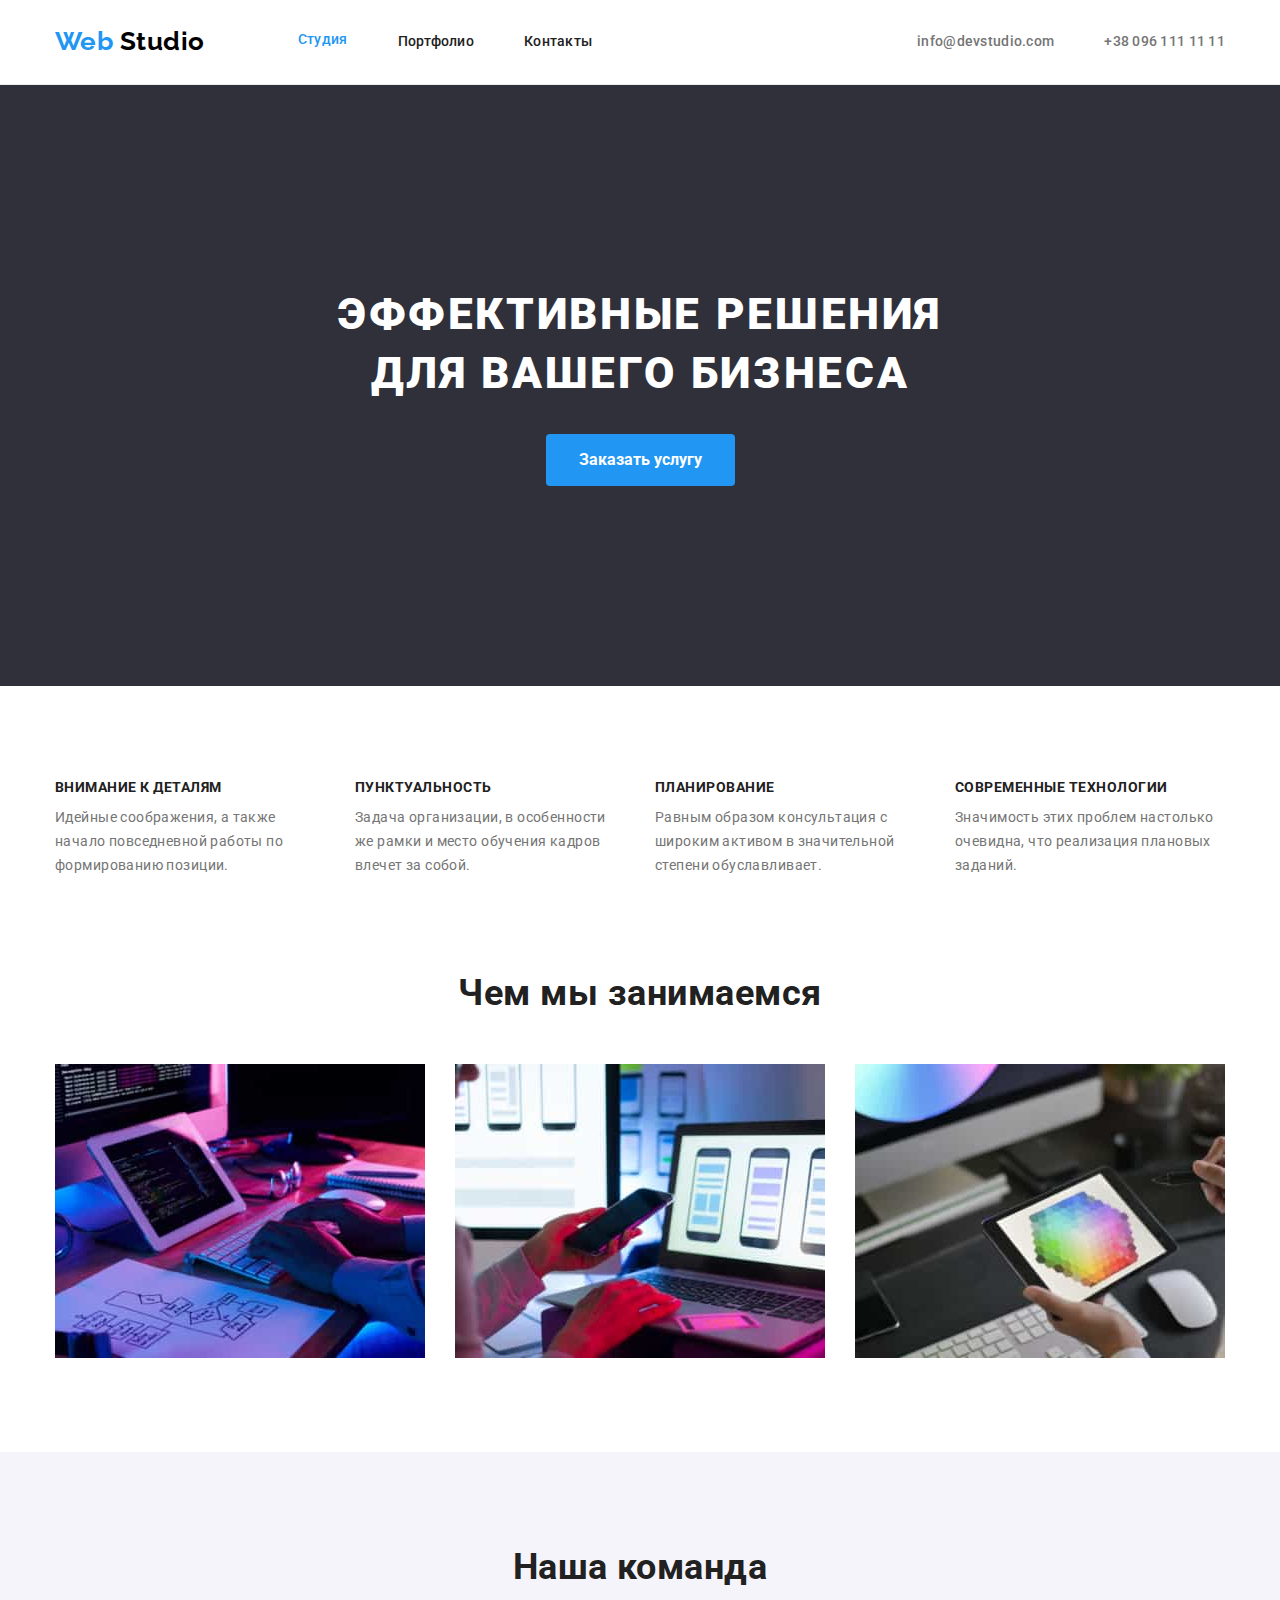
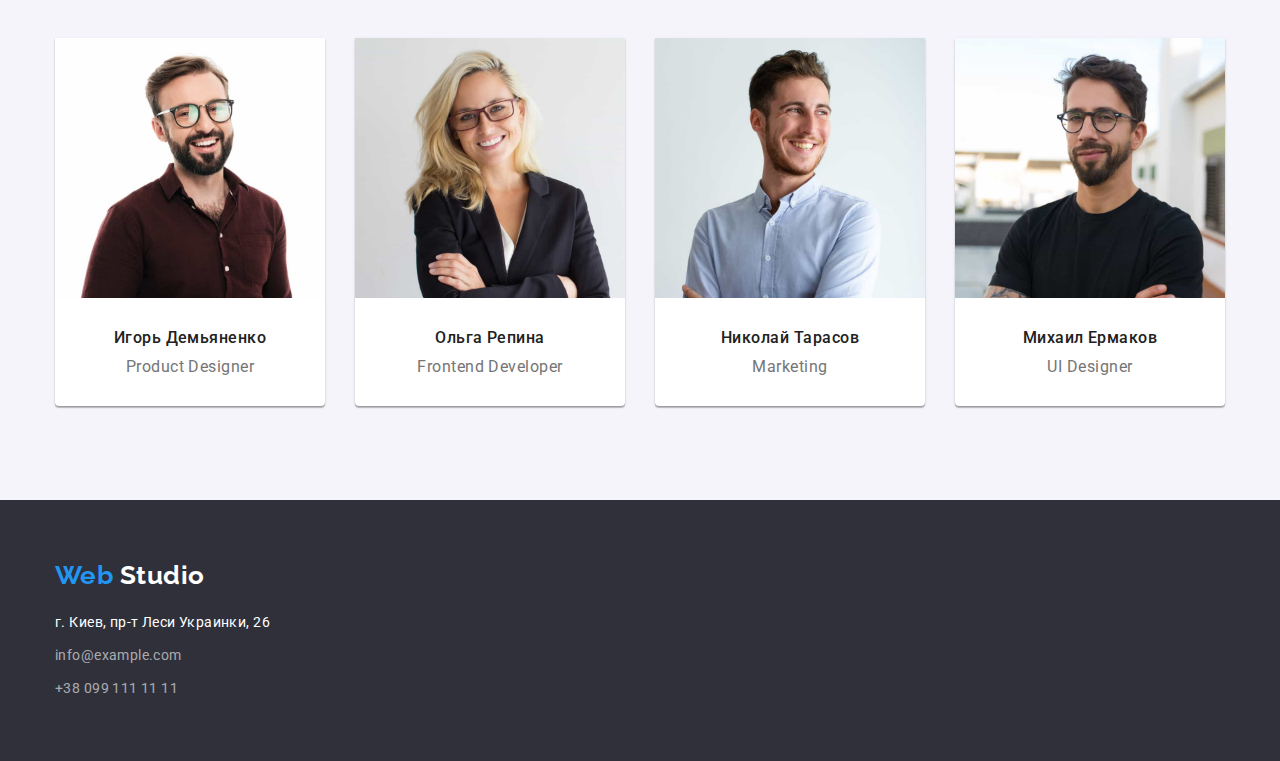
<file: index.html>
<!DOCTYPE html>
<html lang="ru">

<head>
    <meta charset="UTF-8">
    <meta http-equiv="X-UA-Compatible" content="IE=edge">
    <meta name="viewport" content="width=device-width, initial-scale=1.0">
    <link
        href="https://fonts.googleapis.com/css2?family=Raleway:wght@700&family=Roboto:wght@400;500;700;900&display=swap"
        rel="stylesheet" />
    <link rel="stylesheet"
        href="https://cdnjs.cloudflare.com/ajax/libs/modern-normalize/1.1.0/modern-normalize.min.css" />
    <link rel="stylesheet" href="./css/styles.css">
    <title>Студия</title>
</head>

<body>
    <header class="header">
        <nav class="container main-nav">
            <a href="./index.html" class="logo">
                <span class="first-word">Web</span> <span class="second-word">Studio</span>
            </a>
            <ul class="site-nav list">
                <li class="item"><a class="link current" href="./index.html">Студия</a></li>
                <li class="item"><a class="link" href="./portfolio.html">Портфолио</a></li>
                <li class="item"><a class="link" href="#Контакты">Контакты</a></li>
            </ul>
            <ul class="site-auto list">
                <li class="item"><a class="link" href="mailto:info@devstudio.com">info@devstudio.com</a></li>
                <li class="item"><a class="link" href="tel:+380961111111">+38 096 111 11 11</a></li>
            </ul>
        </nav>
    </header>

    <main class="main">
        <section class="hero">
            <h1 class="hero-title">
                Эффективные решения <br />
                для вашего бизнеса
            </h1>
            <button class="button primary" type="button">Заказать услугу</button>
        </section>
        <section class="benefits-section">
            <div class="container">
                <h2 id="Нашипреемущества" class="section-title visually-hidden">Наши преемущества</h2>
                <ul class="feature-list list">
                    <li class="item">
                        <h3 class="title">Внимание к деталям</h3>
                        <p class="text">Идейные соображения, а также начало повседневной работы по формированию позиции.
                        </p>
                    </li>
                    <li class="item">
                        <h3 class="title">Пунктуальность</h3>
                        <p class="text">Задача организации, в особенности же рамки и место обучения кадров влечет за
                            собой.</p>
                    </li>
                    <li class="item">
                        <h3 class="title">Планирование</h3>
                        <p class="text">Равным образом консультация с широким активом в значительной степени
                            обуславливает.</p>
                    </li>
                    <li class="item">
                        <h3 class="title">Современные технологии</h3>
                        <p class="text">Значимость этих проблем настолько очевидна, что реализация плановых заданий.</p>
                    </li>
                </ul>
            </div>
        </section>
        <section class="work-section">
            <div class="container">
                <h2 class="section-title">Чем мы занимаемся</h2>
                <ul class="work-list list">
                    <li class="item"><img src="./images/box1.jpg" width="370" height="294"
                            alt="сздание труктуры сайтов"></li>
                    <li class="item"><img src="./images/box2.jpg" width="370" height="294"
                            alt="разработка сайтов под все типы гаджетов">
                    </li>
                    <li class="item"><img src="./images/box3.jpg" width="370" height="294" alt="оформление сайтов"></li>
                </ul>
            </div>
        </section>
        <section class="team">
            <div class="container">
                <h2 class="section-title">Наша команда</h2>
                <ul class="team-list list">
                    <li class="item">
                        <img class="img" src="./images/foto1.jpg" width="270" height="260" alt="Фото Игоря Демяненко">
                        <div class="team-img">
                            <h3 class="title-img">Игорь Демьяненко</h3>
                            <p class="text-img">Product Designer</p>
                        </div>
                    </li>
                    <li class="item">
                        <img class="img" src="./images/foto2.jpg" width="270" height="260" alt="Фото Ольги Репиной">
                        <div class="team-img">
                            <h3 class="title-img">Ольга Репина</h3>
                            <p class="text-img">Frontend Developer</p>
                        </div>
                    </li>
                    <li class="item">
                        <img class="img" src="./images/foto3.jpg" width="270" height="260" alt="Фото Николая Тарасова">
                        <div class="team-img">
                            <h3 class="title-img">Николай Тарасов</h3>
                            <p class="text-img">Marketing</p>
                        </div>
                    </li>
                    <li class="item">
                        <img class="img" src="./images/foto4.jpg" width="270" height="260" alt="Фото Михаила Ермакова">
                        <div class="team-img">
                            <h3 class="title-img">Михаил Ермаков</h3>
                            <p class="text-img">UI Designer</p>
                        </div>
                    </li>
                </ul>
            </div>
        </section>
    </main>

    <footer class="footer">
        <div class="container footer-container">
            <a class="logo-footer" href="./index.html">
                <span class="first-word">Web</span>
                <span class="second-word">Studio
                </span>
            </a>
            <address class="addres">
                <p class="addres-text">г. Киев, пр-т Леси Украинки, 26</p>
                <a class="mail-link" href="mailto:">info@example.com</a>
                <a class="tel-link" href="tel:+380961111111">+38 099 111 11 11</a>
            </address>
        </div>
    </footer>


</body>

</html>
</file>
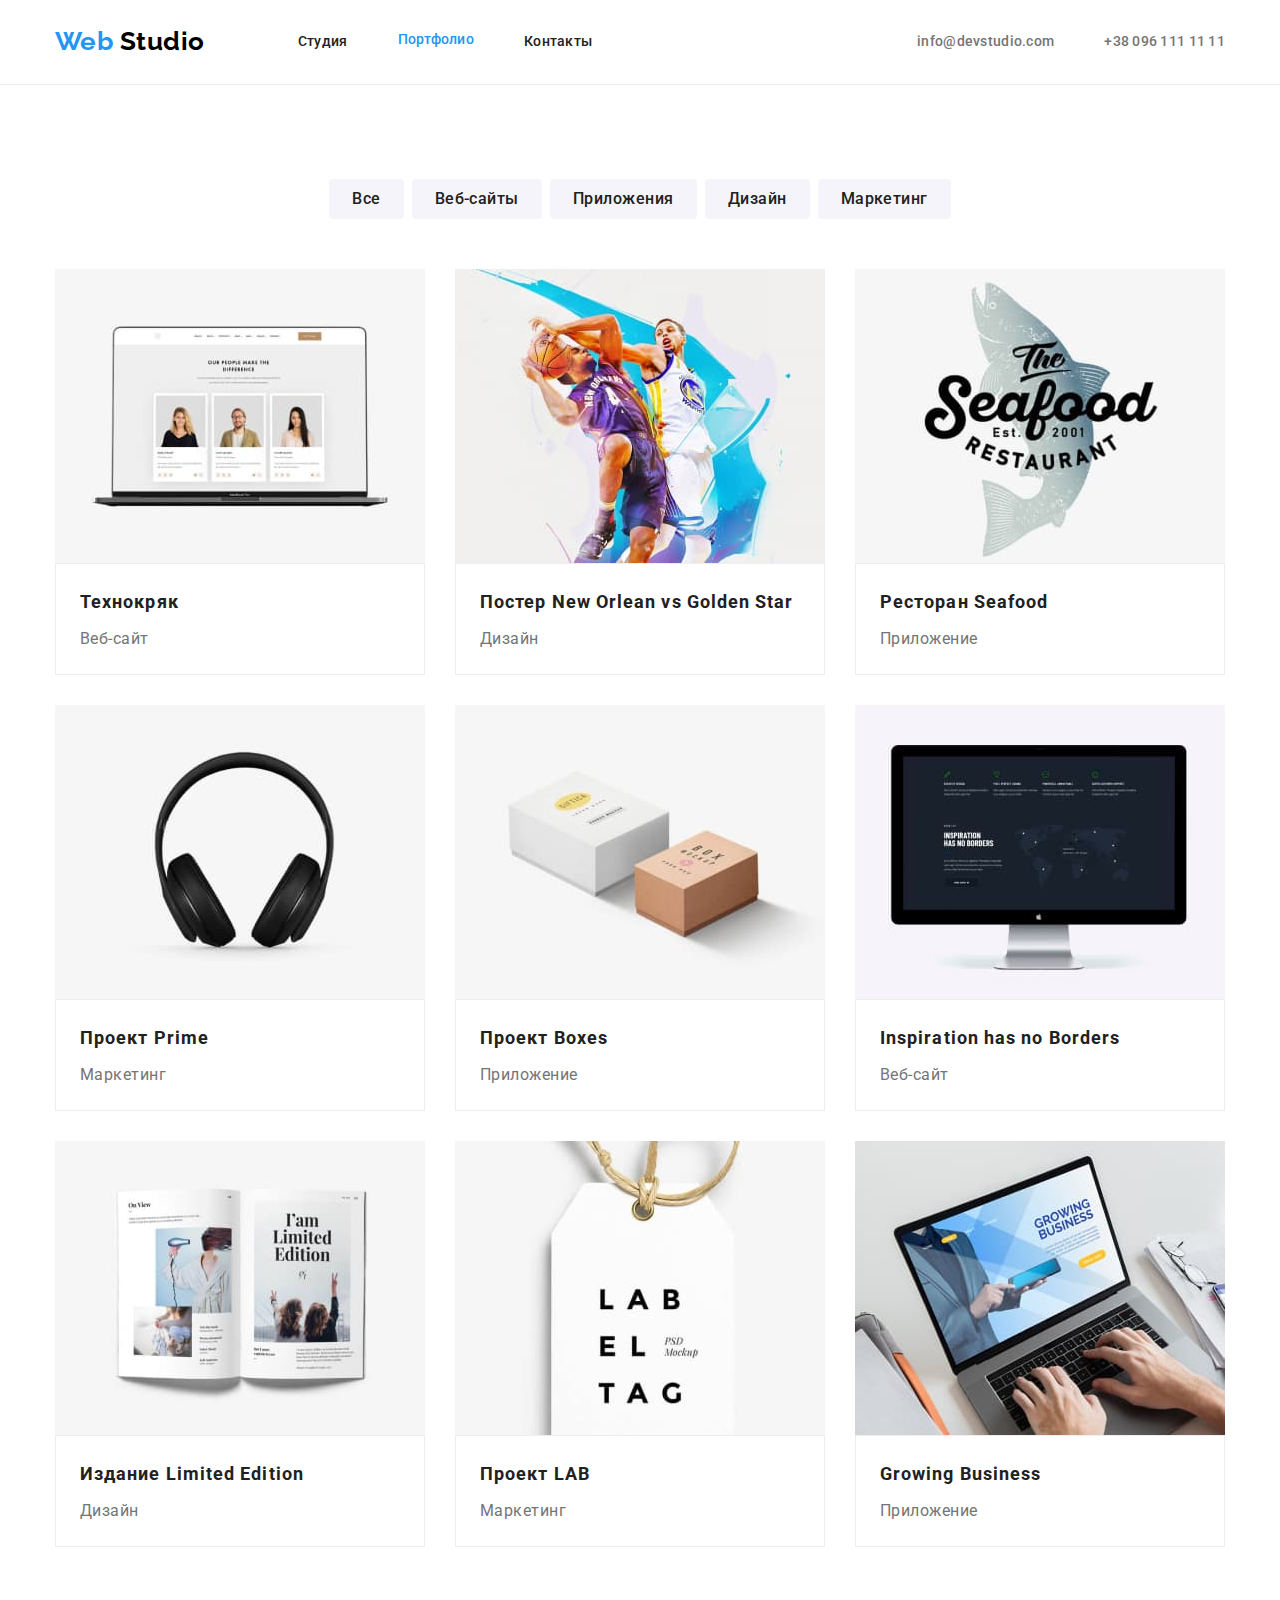
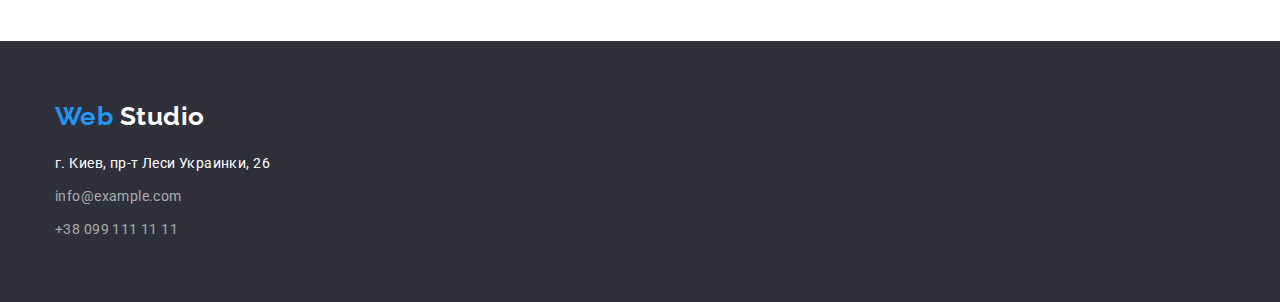
<file: portfolio.html>
<!DOCTYPE html>
<html lang="ru">

<head>
    <meta charset="UTF-8">
    <meta http-equiv="X-UA-Compatible" content="IE=edge">
    <meta name="viewport" content="width=device-width, initial-scale=1.0">
    <link
        href="https://fonts.googleapis.com/css2?family=Raleway:wght@700&family=Roboto:wght@400;500;700;900&display=swap"
        rel="stylesheet" />
    <link rel="stylesheet"
        href="https://cdnjs.cloudflare.com/ajax/libs/modern-normalize/1.1.0/modern-normalize.min.css" />

    <link rel="stylesheet" href="./css/styles.css" />
    <title>Портфолио</title>
</head>

<body>
    <header class="header">
        <nav class="container main-nav">
            <a href="./index.html" class="logo">
                <span class="first-word">Web</span> <span class="second-word">Studio</span>
            </a>
            <ul class="site-nav list">
                <li class="item"><a class="link" href="./index.html">Студия</a></li>
                <li class="item"><a class="link current" href="./portfolio.html">Портфолио</a></li>
                <li class="item"><a class="link" href="#Контакты">Контакты</a></li>
            </ul>
            <ul class="site-auto list">
                <li class="item"><a class="link" href="mailto:info@devstudio.com">info@devstudio.com</a></li>
                <li class="item"><a class="link" href="tel:+380961111111">+38 096 111 11 11</a></li>
            </ul>
        </nav>
    </header>
    <main>
        <section class="portfolio">
            <div class="container">
                <h2 class="section-title visually-hidden">Наши работы</h2>
                <ul class="filtr-list list">
                    <li class="item"><button class="button secondary" type="button">Все</button></li>
                    <li class="item"><button class="button secondary" type="button">Веб-сайты</button></li>
                    <li class="item"><button class="button secondary" type="button">Приложения</button></li>
                    <li class="item"><button class="button secondary" type="button">Дизайн</button></li>
                    <li class="item"><button class="button secondary" type="button">Маркетинг</button></li>
                </ul>

                <ul class="portfolio-list list">
                    <li class="item">
                        <a href="#" class="link"><img src="./images2/img2.1.jpg" width="370"
                                alt="ноутбук с изображением">
                            <div class="portfolio-name">
                                <h2 class="title">Технокряк</h2>
                                <p class="text">Веб-сайт</p>
                            </div>
                        </a>
                    </li>
                    <li class="item">
                        <a href="#" class="link"><img src="./images2/img2.2.jpg" width="370" alt="два баскетболиста">
                            <div class="portfolio-name">
                                <h2 class="title">Постер New Orlean vs Golden Star</h2>
                                <p class="text">Дизайн</p>
                            </div>
                        </a>
                    </li>
                    <li class="item">
                        <a href="#" class="link"><img src="./images2/img2.3.jpg" width="370" alt="логотип ресторана">
                            <div class="portfolio-name">
                                <h2 class="title">Ресторан Seafood</h2>
                                <p class="text">Приложение</p>
                            </div>
                        </a>
                    </li>
                    <li class="item">
                        <a href="#" class="link"><img src="./images2/img2.4.jpg" width="370" alt="наушники">
                            <div class="portfolio-name">
                                <h2 class="title">Проект Prime</h2>
                                <p class="text">Маркетинг</p>
                            </div>
                        </a>
                    </li>
                    <li class="item">
                        <a href="#" class="link"><img src="./images2/img2.5.jpg" width="370" alt="две коробки">
                            <div class="portfolio-name">
                                <h2 class="title">Проект Boxes</h2>
                                <p class="text">Приложение</p>
                            </div>
                        </a>
                    </li>
                    <li class="item">
                        <a href="#" class="link"><img src="./images2/img2.6.jpg" width="370" alt="монитор">
                            <div class="portfolio-name">
                                <h2 class="title">Inspiration has no Borders</h2>
                                <p class="text">Веб-сайт</p>
                            </div>
                        </a>
                    </li>
                    <li class="item">
                        <a href="#" class="link"><img src="./images2/img2.7.jpg" width="370" alt="журнал">
                            <div class="portfolio-name">
                                <h2 class="title">Издание Limited Edition</h2>
                                <p class="text">Дизайн</p>
                            </div>
                        </a>
                    </li>
                    <li class="item">
                        <a href="#" class="link"><img src="./images2/img2.8.jpg" width="370"
                                alt="реклама проекта на этикетке">
                            <div class="portfolio-name">
                                <h2 class="title">Проект LAB</h2>
                                <p class="text">Маркетинг</p>
                            </div>
                        </a>
                    </li>
                    <li class="item">
                        <a href="#" class="link"><img src="./images2/img2.9.jpg" width="370"
                                alt="человек работает на компьютере">
                            <div class="portfolio-name">
                                <h2 class="title">Growing Business</h2>
                                <p class="text">Приложение</p>
                            </div>
                        </a>
                    </li>
                </ul>
            </div>
        </section>
    </main>
    <footer class="footer">
        <div class="container footer-container">
            <a class="logo-footer" href="./index.html">
                <span class="first-word">Web</span>
                <span class="second-word">Studio
                </span>
            </a>
            <address class="addres">
                <p class="addres-text">г. Киев, пр-т Леси Украинки, 26</p>
                <a class="mail-link" href="mailto:">info@example.com</a>
                <a class="tel-link" href="tel:+380961111111">+38 099 111 11 11</a>
            </address>
        </div>
    </footer>


</body>

</html>
</file>
<file: css/styles.css>
html{
   box-sizing: border-box;
  -webkit-text-size-adjust: 100%;
}
*,
*::before,
*::after{
  box-sizing: inherit;
}
:root{
  --primary-text-color: #757575;
  --white-text-color: #ffffff;
  --title-text-color: #212121;
  --black-text-color: #000000;
  --accent-color: #2196f3;
  --footer-link-color: rgba(255, 255, 255, 0.6);
  --footer-hover-color: rgba(33, 150, 243, 0.6);
  --dark-bgc: #2f303a;
  --button-navigation-color: #f5f4fa;
  --background-color: #f5f4fa;
  --item-color: #fff;
  --button-word-color: #212121;
  --border-nav-color: #ececec;
}
.box{
  outline: 2px solid rgb(76, 0, 255);
  margin: 0;
}

.container{
  padding-left: 15px;
  padding-right: 15px;
  margin-left: auto;
  margin-right: auto;
  width: 1200px;    
}

body {
  background-color: var(--white-text-color);
  color: var(--primary-text-color);
  margin: 0;
  font-family: 'Roboto', sans-serif;
  letter-spacing: 0.03em;
}

a {
  text-decoration: none;

  cursor: pointer;
}

.visually-hidden{
position: absolute;
  width: 1px;
  height: 1px;
  margin: -1px;
  border: 0;
  padding: 0;

  white-space: nowrap;
  clip-path: inset(100%);
  clip: rect(0 0 0 0);
  overflow: hidden;
}

.list {
  list-style-type: none;
  margin: 0;
  padding: 0;
}

/*Навигация сайта*/ 

.header {
  border-bottom: 1px solid var(--border-nav-color);
}

.header>.main-nav {
  display: flex;
  align-items: center;
}

.site-nav {
  display: flex;
  margin-left: 93px;
}

.site-nav .item+.item {
  margin-left: 50px;
}

/* .site-nav .item:not(:last-child) {
  margin-right: 50px;
} */

.site-nav .link {
  display: block;
  padding-top: 32px;
  padding-bottom: 32px;
  font-family: 'Roboto';
    font-style: normal;
    font-weight: 500;
    font-size: 14px;
    line-height: 1.4;
    letter-spacing: 0.02em;

  color: var(--title-text-color);
}

.site-nav .link:hover,
.site-nav .link:focus {
  color: var(--accent-color);
}

.site-nav .link.current {
  color: var(--accent-color);
  font-family: 'Roboto';
    font-style: normal;
    font-weight: 500;
    font-size: 14px;
    line-height: 1.14;
    letter-spacing: 0.02em;
}

.site-auto .link {
  color: var(--primary-text-color);
  font-family: 'Roboto';
    font-style: normal;
    font-weight: 500;
    font-size: 14px;
    line-height: 1.4;
    letter-spacing: 0.02em;
}

.site-auto .link:hover,
.site-auto .link:focus {
  color: var(--accent-color);
}

.site-auto {
  display: flex;
  margin-left: auto;
}

.site-auto .item+.item {
  margin-left: 50px;
}

/* logo decoration */
.logo{
  font-family: 'Raleway', sans-serif;
  font-weight: 700;
  font-size: 26px;
  line-height: 1.19;
  display: inline-block;
  padding-top: 24px;
  padding-bottom: 25px;
}
.first-word {
  color: var(--accent-color);
}
.second-word {
  color: var(--black-text-color);
}
.logo-footer:hover > span,
.logo-footer:focus > span {
  color: var(--footer-hover-color);
}

/* logo decoration */
.logo-footer {
  font-family: 'Raleway', sans-serif;
  font-weight: 700;
  font-size: 26px;
  line-height: 1.19;
  margin-bottom: 20px;
  display: inline-block;
 
}


/* decoration of logo in footer */
.footer .second-word {
  color: var(--white-text-color);
}

/*hero section*/
.hero {
  background-color: var(--dark-bgc);
  text-align: center;
  font-family: 'Roboto';
  width: 100%;
  padding: 200px 0;
   }  

.hero-title {
  color: var(--white-text-color);
  margin-top: 0;
  margin-bottom: 30;
   padding-bottom: 0;
   font-weight: 900;
  font-size: 44px;
  line-height: 1.36;
  text-align: center;
  letter-spacing: 0.06em;
  text-transform: uppercase;
  outline: 2px  #2196f3;
}

.section-team{
  background-color: var(--background-color);
}

/* section */

.section-title {
  color: var(--title-text-color);

  font-weight: 700;
  font-size: 36px;
  line-height: 1.17;
  text-align: center;
  margin-top: 0;
  margin-bottom: 50px;

}
.footer{
width: 1200;
padding-right: 15px;
padding-left: 15px;
display: flex;
}

.visually-hidden{
  position: absolute;
    width: 1px;
    height: 1px;
    margin: -1px;
    border: 0;
    padding: 0;
  
    white-space: nowrap;
    clip-path: inset(100%);
    clip: rect(0 0 0 0);
    overflow: hidden;
}

.benefits-section{
  display: flex;
  padding-bottom: 94px;
  padding-top: 94px;
   justify-content: center;
}
.work-section {
  display: flex;
  padding-bottom: 94px;
  justify-content: center;
}
/* features */
.feature-list {
  display: flex;
  justify-content: space-between;
}

.feature-list .title {
  color: var(--title-text-color);

  
  font-weight: 700;
  font-size: 14px;
  line-height: 1.14;
  text-transform: uppercase;
  padding-left: 0;

}
.feature-list .item{
  width: 270px;
}
.feature-list .item not (:last-child){
  margin-right: 30px;
}

.feature-list{
display: flex;
}
.feature-list .text {
  font-size: 14px;
  line-height: 1.71;
  font-weight: 400;
  letter-spacing: 0.03em;
  padding-left: 0;
  }

/* works */
/* .work{
  padding: 0; */
}

.work-section{
 display: flex;
   padding-bottom: 94px;
   padding-top: 0;

}

 .work-list{
  display: flex;
  justify-content: center;
}

.work-list .item +.item {
  margin-left: 30px;
}

/* team */
.team{
  background-color: var(--button-navigation-color);
  padding: 94px 0;
}

.team-img{
  padding-top: 30px ;
  padding-bottom: 30px;
}

.filtr-list {
  display: flex;
  justify-content: center;
  margin-top: 0;
  margin-bottom: 50px;
 
 
}

.filtr-list .item:not(:nth-last-child(-n + 1)) {
  margin-right: 8px;
}


.team-list {
  display: flex;
  text-align: center;
  justify-content: center
}
.team-list .item{
  background-color: #fff;
  box-shadow: 0px 1px 3px rgba(0, 0, 0, 0.12), 0px 1px 1px rgba(0, 0, 0, 0.14), 0px 2px 1px rgba(0, 0, 0, 0.2);
    border-radius: 0px 0px 4px 4px;
}

.team-list .item +.item{
  margin-left: 30px;
}

.title-img{
  font-family: 'Roboto';
    font-style: normal;
    font-weight: 500;
    font-size: 16px;
    line-height: 1.19;
    text-align: center;
    letter-spacing: 0.03em;
    margin-top: 0;
    margin-bottom: 10px;
  
    color: var(--title-text-color);
}

.title{
  margin-bottom: 10px;
    margin-top: 0;
 }
.team-list .title {
  color: var(--title-text-color);
justify-content: center
  font-weight: 500;
  font-size: 16px;
  line-height: 1.19;
  margin-bottom: 10;
    margin-top: 0;
}

img{
  margin-bottom: 0;
  display: block;
  width: 100% ;
}

/* portfolio photo  */
.portfolio{
  display: flex;
  padding-bottom: 94px;
  padding-top: 94px;
}

.portfolio-list {
  display: flex;
  flex-wrap: wrap;
  margin-right: 0;
  margin-top: 0;
  /* margin-bottom: 20px; */

  font-size: 16px;
  line-height: 1.88;
  letter-spacing: 0.03em;
}

.portfolio-list .item {
  width: 370px;
  margin-right: 0;
  margin-bottom: 0;
  border: 1px solid var(--border-portfolio-color);
}

.portfolio-list .item:not(:nth-child(3n)) {
  margin-right: 30px;
}
.portfolio-list .item:not(:nth-last-child(-n + 3)) {
  margin-bottom: 30px;
}

    .portfolio-name {
      padding: 20px 24px;
      background: #FFFFFF;
        border: 1px solid #EEEEEE;
    }

.portfolio-list {
  font-size: 16px;
  line-height: 1.88;
  letter-spacing: 0.03em;
}

.portfolio-list .title {
  color: var(--title-text-color);

  font-weight: 700;
  font-size: 18px;
  line-height: 2;
  letter-spacing: 0.06em;
  margin-bottom: 4px;
    margin-top: 0;
}

.text{
  margin-bottom: 0;
  margin-top: 0;
}

.text-title {
  font-family: 'Roboto';
  font-weight: 400;
  font-size: 16px;
  line-height: 1.88;
  letter-spacing: 0.03em;
  color: var(--primary-text-color);
}

.text-img{
  font-family: 'Roboto';
  font-weight: 400;
  font-size: 16px;
  line-height: 1.19;
  letter-spacing: 0.03em;
  color: var(--primary-text-color);
  margin-top: 0;
  margin-bottom: 0;
}

.portfolio-list .link {
  color: var(--primary-text-color);
}

.portfolio-list .link:hover,
.portfolio-list .link:focus, {
  color: var(--accent-color);
}

/* button */
button {
  font-family: inherit;
}

.button {
  background-color: var(--background-color);
  color: var(--button-word-color);
  font-weight: 500;
  font-size: 16px;
  line-height: 1.62;
  text-align: center;
  cursor: pointer;
  text-decoration: none;
  display: inline-block;
  border-radius: 4px; 
  border: 1px solid transparent;
  
}

.button.primary {
  background-color: var(--accent-color);
  color: var(--white-text-color);
/* display: inline-block; */
font-family: 'Roboto';
  font-weight: 700;
  font-size: 16px;
  line-height: 1.88;
  align-items: center;
  text-align: center;
  padding-right: 32px;
  padding-left: 32px;
  padding-top: 10px;
  padding-bottom: 10px;
  border-radius: 4px;
  text-decoration: none;
 
}

.button.primary:hover,
.button.primary:focus{
  background-color: var(--white-text-color);
  color: var(--accent-color); 
}

.button.secondary {
  background-color: var(--button-navigation-color);
  /* color: var(--button-word-color); */
  display: flex;
  display: inline-block;
  text-decoration: none;
  padding: 6px 22px;
  text-align: center;
  font-family: 'Roboto';
    font-style: normal;
    font-weight: 500;
    font-size: 16px;
    line-height: 1.63;
    text-align: center;
    letter-spacing: 0.03em;
 }

.button.secondary:hover,
.button.secondary:focus {
  background-color: var(--accent-color);
  color: var(--button-navigation-color);
}

/* footer */
.footer {
  background-color: var(--dark-bgc);
  color: var(--white-text-color);
  padding: 60px 0;
}

.addres-link {
  font-family: 'Roboto';
    font-weight: 400;
    font-size: 14px;
    line-height: 1.71;
    letter-spacing: 0.03em;
    color: var(--white-text-color);
    font-style: normal;
   
  }
 
    
      .mail-link {
  font-family: 'Roboto';
    font-weight: 400;
    font-size: 14px;
    line-height: 1.71;
    letter-spacing: 0.03em;
    color: var(--footer-link-color);
    font-style: normal;
    display: block;
    margin-top: 0;
      margin-bottom: 9px;
}
.tel-link{
  font-family: 'Roboto';
    font-weight: 400;
    font-size: 14px;
    line-height: 1.71;
    letter-spacing: 0.03em;
    color: var(--footer-link-color);
    font-style: normal;
    display: block;
}
.addres .addres-text {
  color: var(--white-text-color);
  margin-top: 0;
  margin-bottom: 9px;
  font-family: 'Roboto';
    font-style: normal;
    font-weight: 400;
    font-size: 14px;
    line-height: 1.71;
    letter-spacing: 0.03em;
  
} 

.addres{
  color: var(--footer-link-color);
  font-style: normal
}

.addres .mail-link:hover,
.addres .mail-link:focus {
  color: var(--footer-hover-color);
}

.addres .tel-link:hover,
.addres .tel-link:focus {
  color: var(--footer-hover-color);
}

.footer-container{
  padding-left: 15px;
    padding-right: 15px;
    margin-left: auto;
    margin-right: auto;
    width: 1200px;
    display: flex;
    display: inline;
    list-style-type: none
}

footer-container .logo {
  width: 1200px;
  display: block;
  margin-top: 0;
  /* padding-bottom: 20px; */
display: flex;
justify-content: flex-start;
}

/* .footer .logo {
  color: var(--white-text-color);
} */
</file>
